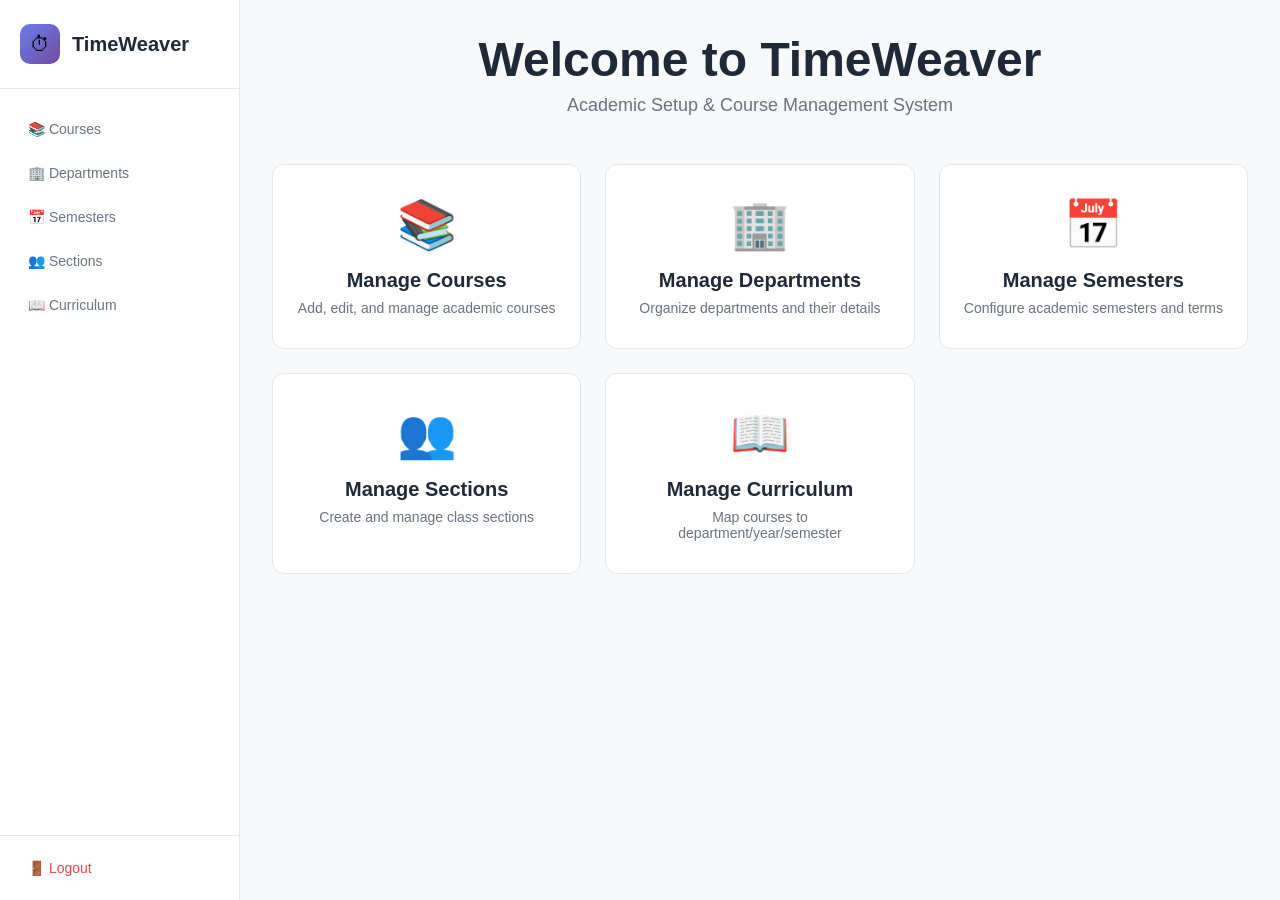
<file: Front_End/public/academic_setup/index.html>
<!DOCTYPE html>
<html lang="en">
<head>
    <meta charset="UTF-8">
    <meta name="viewport" content="width=device-width, initial-scale=1.0">
    <title>TimeWeaver - Academic Setup</title>
    <link rel="stylesheet" href="css/style.css">
</head>
<body>
    <!-- Sidebar Navigation -->
    <nav class="sidebar">
        <div class="sidebar-brand">
            <div class="brand-icon">⏱</div>
            <h1>TimeWeaver</h1>
        </div>
        <ul class="sidebar-menu">
            <li><a href="pages/courses.html" class="menu-item">📚 Courses</a></li>
            <li><a href="pages/departments.html" class="menu-item">🏢 Departments</a></li>
            <li><a href="pages/semesters.html" class="menu-item">📅 Semesters</a></li>
            <li><a href="pages/sections.html" class="menu-item">👥 Sections</a></li>
            <li><a href="pages/curriculum.html" class="menu-item">📖 Curriculum</a></li>
        </ul>
        <div class="sidebar-footer">
            <a href="#" class="logout-btn">🚪 Logout</a>
        </div>
    </nav>

    <!-- Main Content -->
    <main class="main-content">
        <div class="welcome-section">
            <h1>Welcome to TimeWeaver</h1>
            <p>Academic Setup & Course Management System</p>
            
            <div class="quick-links">
                <a href="pages/courses.html" class="quick-link-card">
                    <span class="card-icon">📚</span>
                    <h3>Manage Courses</h3>
                    <p>Add, edit, and manage academic courses</p>
                </a>
                <a href="pages/departments.html" class="quick-link-card">
                    <span class="card-icon">🏢</span>
                    <h3>Manage Departments</h3>
                    <p>Organize departments and their details</p>
                </a>
                <a href="pages/semesters.html" class="quick-link-card">
                    <span class="card-icon">📅</span>
                    <h3>Manage Semesters</h3>
                    <p>Configure academic semesters and terms</p>
                </a>
                <a href="pages/sections.html" class="quick-link-card">
                    <span class="card-icon">👥</span>
                    <h3>Manage Sections</h3>
                    <p>Create and manage class sections</p>
                </a>
                <a href="pages/curriculum.html" class="quick-link-card">
                    <span class="card-icon">📖</span>
                    <h3>Manage Curriculum</h3>
                    <p>Map courses to department/year/semester</p>
                </a>
            </div>
        </div>
    </main>
</body>
</html>
</file>
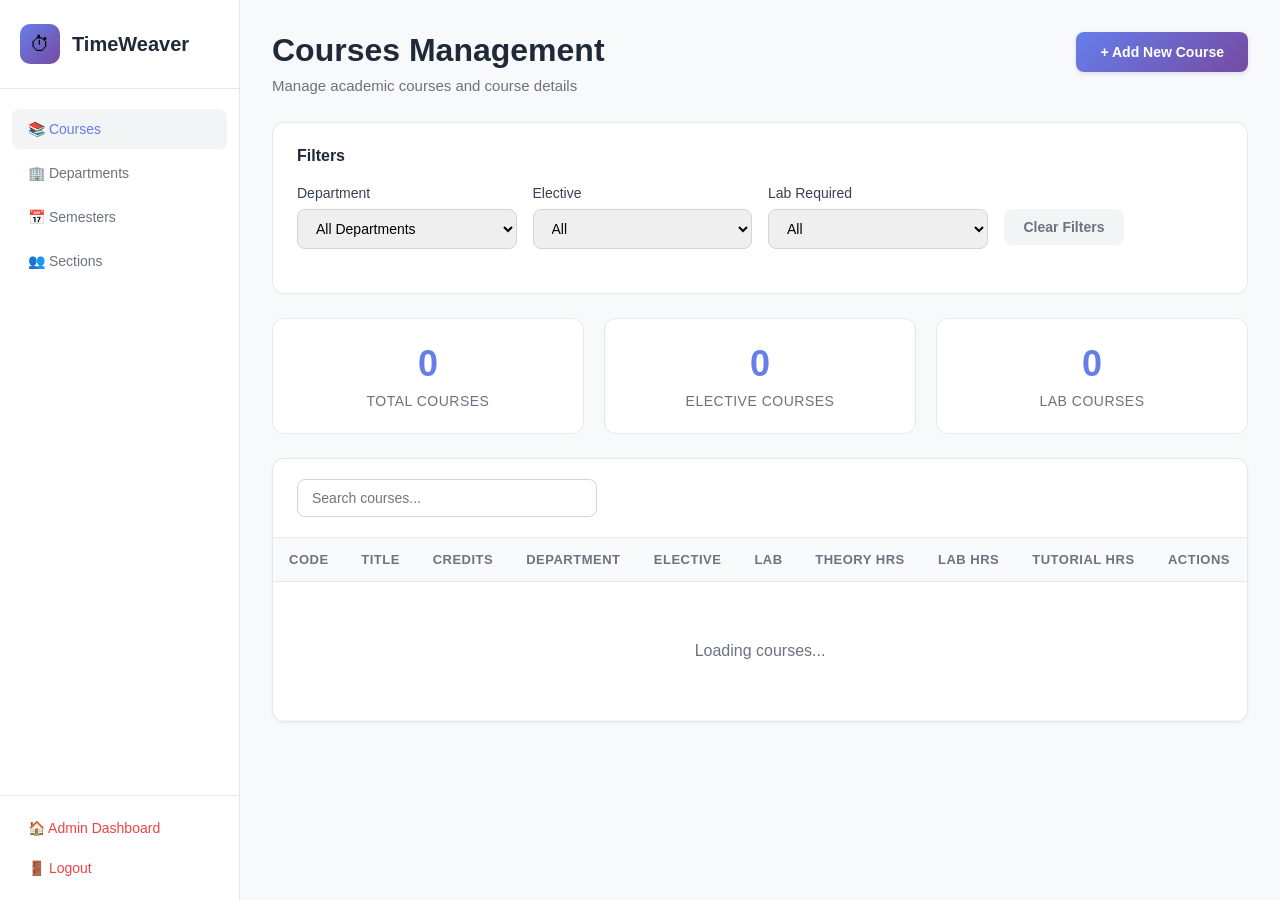
<file: Front_End/public/academic_setup/pages/courses.html>
<!DOCTYPE html>
<html lang="en">
<head>
    <meta charset="UTF-8">
    <meta name="viewport" content="width=device-width, initial-scale=1.0">
    <title>Courses Management - TimeWeaver</title>
    <link rel="stylesheet" href="../css/style.css">
</head>
<body>
    <!-- Sidebar Navigation -->
    <nav class="sidebar">
        <div class="sidebar-brand">
            <div class="brand-icon">⏱</div>
            <h1>TimeWeaver</h1>
        </div>
        <ul class="sidebar-menu">
            <li><a href="courses.html" class="menu-item active">📚 Courses</a></li>
            <li><a href="departments.html" class="menu-item">🏢 Departments</a></li>
            <li><a href="semesters.html" class="menu-item">📅 Semesters</a></li>
            <li><a href="sections.html" class="menu-item">👥 Sections</a></li>
        </ul>
        <div class="sidebar-footer">
            <a href="../../admin/index.html" class="logout-btn">🏠 Admin Dashboard</a>
            <a href="../../login.html" class="logout-btn">🚪 Logout</a>
        </div>
    </nav>

    <!-- Main Content -->
    <main class="main-content">
        <div class="page-header">
            <div>
                <h1>Courses Management</h1>
                <p class="page-subtitle">Manage academic courses and course details</p>
            </div>
            <button class="btn-primary" onclick="openAddModal()">+ Add New Course</button>
        </div>

        <!-- Filters Section -->
        <div class="filters-section">
            <h3>Filters</h3>
            <div class="filters-grid">
                <div class="form-group">
                    <label for="filterDepartment">Department</label>
                    <select id="filterDepartment" onchange="applyFilters()">
                        <option value="">All Departments</option>
                    </select>
                </div>
                <div class="form-group">
                    <label for="filterElective">Elective</label>
                    <select id="filterElective" onchange="applyFilters()">
                        <option value="">All</option>
                        <option value="true">Yes</option>
                        <option value="false">No</option>
                    </select>
                </div>
                <div class="form-group">
                    <label for="filterLab">Lab Required</label>
                    <select id="filterLab" onchange="applyFilters()">
                        <option value="">All</option>
                        <option value="true">Yes</option>
                        <option value="false">No</option>
                    </select>
                </div>
                <div class="form-group">
                    <label>&nbsp;</label>
                    <button class="btn-secondary" onclick="clearFilters()">Clear Filters</button>
                </div>
            </div>
        </div>

        <!-- Stats Cards -->
        <div class="stats-cards">
            <div class="stat-card">
                <div class="stat-value" id="totalCourses">0</div>
                <div class="stat-label">Total Courses</div>
            </div>
            <div class="stat-card">
                <div class="stat-value" id="electiveCourses">0</div>
                <div class="stat-label">Elective Courses</div>
            </div>
            <div class="stat-card">
                <div class="stat-value" id="labCourses">0</div>
                <div class="stat-label">Lab Courses</div>
            </div>
        </div>

        <!-- Table -->
        <div class="table-container">
            <div class="table-header">
                <input type="text" id="searchInput" class="search-input" placeholder="Search courses..." onkeyup="searchCourses()">
            </div>
            <table>
                <thead>
                    <tr>
                        <th>Code</th>
                        <th>Title</th>
                        <th>Credits</th>
                        <th>Department</th>
                        <th>Elective</th>
                        <th>Lab</th>
                        <th>Theory Hrs</th>
                        <th>Lab Hrs</th>
                        <th>Tutorial Hrs</th>
                        <th>Actions</th>
                    </tr>
                </thead>
                <tbody id="coursesTableBody">
                    <tr>
                        <td colspan="10" class="loading">Loading courses...</td>
                    </tr>
                </tbody>
            </table>
        </div>
    </main>

    <!-- Add/Edit Course Modal -->
    <div id="courseModal" class="modal">
        <div class="modal-content">
            <div class="modal-header">
                <h2 id="modalTitle">Add New Course</h2>
                <button class="close-btn" onclick="closeModal()">&times;</button>
            </div>
            <div class="modal-body">
                <form id="courseForm" onsubmit="saveCourse(event)">
                    <input type="hidden" id="courseId">
                    
                    <div class="form-group">
                        <label for="courseCode">Course Code <span class="required">*</span></label>
                        <input type="text" id="courseCode" required placeholder="e.g., CS101">
                    </div>

                    <div class="form-group">
                        <label for="courseTitle">Course Title <span class="required">*</span></label>
                        <input type="text" id="courseTitle" required placeholder="e.g., Introduction to Computer Science">
                    </div>

                    <div class="form-group">
                        <label for="courseCredits">Credits <span class="required">*</span></label>
                        <input type="number" id="courseCredits" required min="1" max="10" placeholder="e.g., 3">
                    </div>

                    <div class="form-group">
                        <label for="courseDepartment">Department <span class="required">*</span></label>
                        <select id="courseDepartment" required>
                            <option value="">Select Department</option>
                        </select>
                    </div>

                    <div class="form-group">
                        <label for="courseDescription">Description</label>
                        <textarea id="courseDescription" placeholder="Course description..."></textarea>
                    </div>

                    <div class="form-group">
                        <label for="theoryHours">Theory Hours per Week</label>
                        <input type="number" id="theoryHours" min="0" max="20" placeholder="e.g., 3">
                    </div>

                    <div class="form-group">
                        <label for="labHours">Lab Hours per Week</label>
                        <input type="number" id="labHours" min="0" max="20" placeholder="e.g., 2">
                    </div>

                    <div class="form-group">
                        <label for="tutorialHours">Tutorial Hours per Week</label>
                        <input type="number" id="tutorialHours" min="0" max="20" placeholder="e.g., 1">
                    </div>

                    <div class="checkbox-group">
                        <input type="checkbox" id="isElective">
                        <label for="isElective">Is Elective Course</label>
                    </div>

                    <div class="checkbox-group">
                        <input type="checkbox" id="requiresLab">
                        <label for="requiresLab">Requires Lab</label>
                    </div>

                    <div class="modal-footer">
                        <button type="button" class="btn-secondary" onclick="closeModal()">Cancel</button>
                        <button type="submit" class="btn-primary">Save Course</button>
                    </div>
                </form>
            </div>
        </div>
    </div>

    <script src="../js/courses.js"></script>
</body>
</html>
</file>
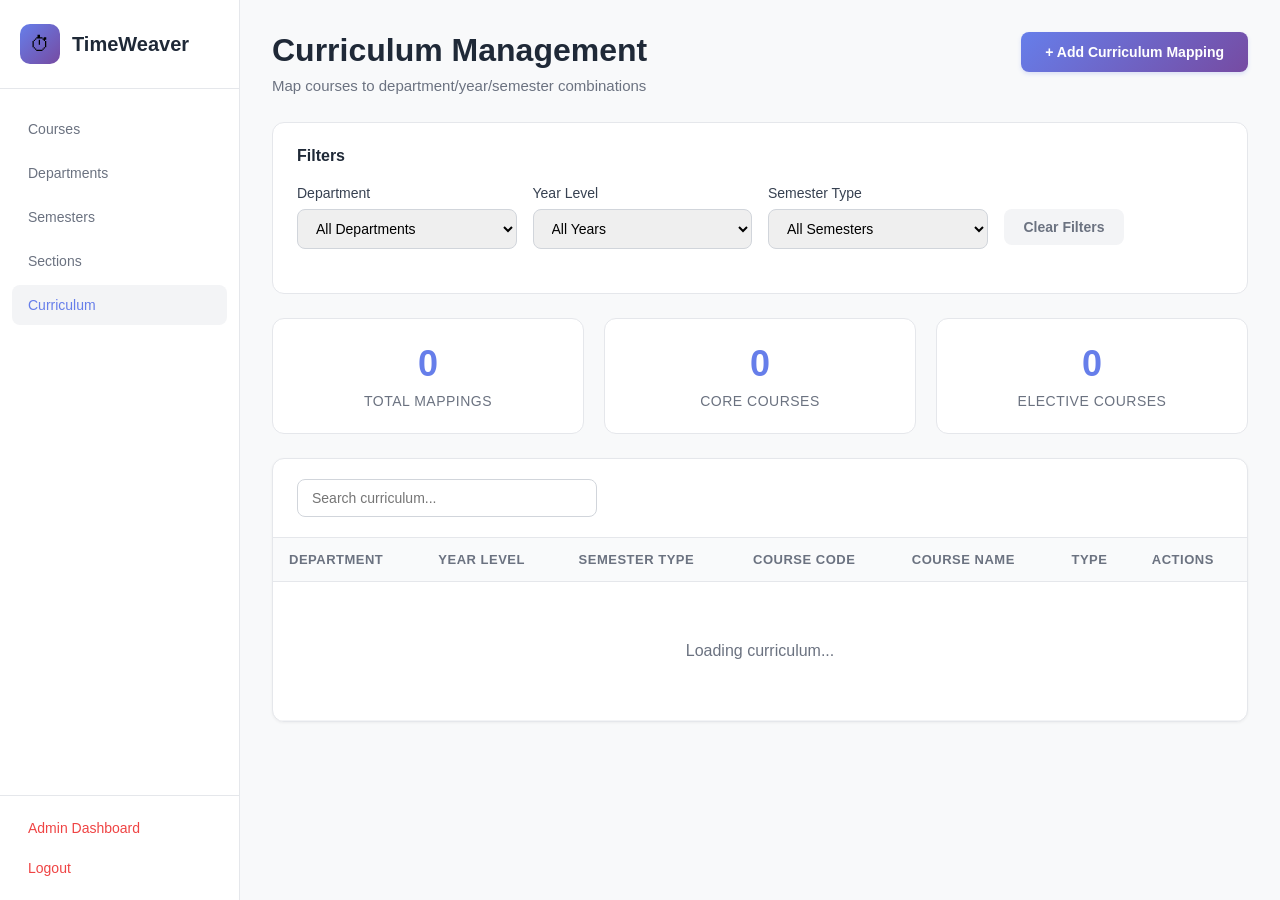
<file: Front_End/public/academic_setup/pages/curriculum.html>
<!DOCTYPE html>
<html lang="en">
<head>
    <meta charset="UTF-8">
    <meta name="viewport" content="width=device-width, initial-scale=1.0">
    <title>Curriculum Management - TimeWeaver</title>
    <link rel="stylesheet" href="../css/style.css">
</head>
<body>
    <!-- Sidebar Navigation -->
    <nav class="sidebar">
        <div class="sidebar-brand">
            <div class="brand-icon">⏱</div>
            <h1>TimeWeaver</h1>
        </div>
        <ul class="sidebar-menu">
            <li><a href="courses.html" class="menu-item">Courses</a></li>
            <li><a href="departments.html" class="menu-item">Departments</a></li>
            <li><a href="semesters.html" class="menu-item">Semesters</a></li>
            <li><a href="sections.html" class="menu-item">Sections</a></li>
            <li><a href="curriculum.html" class="menu-item active">Curriculum</a></li>
        </ul>
        <div class="sidebar-footer">
            <a href="../../admin/index.html" class="logout-btn">Admin Dashboard</a>
            <a href="../../login.html" class="logout-btn">Logout</a>
        </div>
    </nav>

    <!-- Main Content -->
    <main class="main-content">
        <div class="page-header">
            <div>
                <h1>Curriculum Management</h1>
                <p class="page-subtitle">Map courses to department/year/semester combinations</p>
            </div>
            <button class="btn-primary" onclick="openAddModal()">+ Add Curriculum Mapping</button>
        </div>

        <!-- Filters Section -->
        <div class="filters-section">
            <h3>Filters</h3>
            <div class="filters-grid">
                <div class="form-group">
                    <label for="filterDepartment">Department</label>
                    <select id="filterDepartment" onchange="applyFilters()">
                        <option value="">All Departments</option>
                    </select>
                </div>
                <div class="form-group">
                    <label for="filterYear">Year Level</label>
                    <select id="filterYear" onchange="applyFilters()">
                        <option value="">All Years</option>
                        <option value="1">1st Year</option>
                        <option value="2">2nd Year</option>
                        <option value="3">3rd Year</option>
                        <option value="4">4th Year</option>
                    </select>
                </div>
                <div class="form-group">
                    <label for="filterSemester">Semester Type</label>
                    <select id="filterSemester" onchange="applyFilters()">
                        <option value="">All Semesters</option>
                        <option value="ODD">ODD (1, 3, 5, 7)</option>
                        <option value="EVEN">EVEN (2, 4, 6, 8)</option>
                    </select>
                </div>
                <div class="form-group">
                    <label>&nbsp;</label>
                    <button class="btn-secondary" onclick="clearFilters()">Clear Filters</button>
                </div>
            </div>
        </div>

        <!-- Stats Cards -->
        <div class="stats-cards">
            <div class="stat-card">
                <div class="stat-value" id="totalMappings">0</div>
                <div class="stat-label">Total Mappings</div>
            </div>
            <div class="stat-card">
                <div class="stat-value" id="coreCourses">0</div>
                <div class="stat-label">Core Courses</div>
            </div>
            <div class="stat-card">
                <div class="stat-value" id="electiveCourses">0</div>
                <div class="stat-label">Elective Courses</div>
            </div>
        </div>

        <!-- Table -->
        <div class="table-container">
            <div class="table-header">
                <input type="text" id="searchInput" class="search-input" placeholder="Search curriculum..." onkeyup="searchCurriculum()">
            </div>
            <table>
                <thead>
                    <tr>
                        <th>Department</th>
                        <th>Year Level</th>
                        <th>Semester Type</th>
                        <th>Course Code</th>
                        <th>Course Name</th>
                        <th>Type</th>
                        <th>Actions</th>
                    </tr>
                </thead>
                <tbody id="curriculumTableBody">
                    <tr>
                        <td colspan="7" class="loading">Loading curriculum...</td>
                    </tr>
                </tbody>
            </table>
        </div>
    </main>

    <!-- Add/Edit Curriculum Modal -->
    <div id="curriculumModal" class="modal">
        <div class="modal-content">
            <div class="modal-header">
                <h2 id="modalTitle">Add Curriculum Mapping</h2>
                <button class="close-btn" onclick="closeModal()">&times;</button>
            </div>
            <div class="modal-body">
                <form id="curriculumForm" onsubmit="saveCurriculum(event)">
                    <input type="hidden" id="curriculumId">

                    <div class="form-group">
                        <label for="curriculumDepartment">Department <span class="required">*</span></label>
                        <select id="curriculumDepartment" required>
                            <option value="">Select Department</option>
                        </select>
                    </div>

                    <div class="form-group">
                        <label for="curriculumYear">Year Level <span class="required">*</span></label>
                        <select id="curriculumYear" required>
                            <option value="">Select Year</option>
                            <option value="1">1st Year</option>
                            <option value="2">2nd Year</option>
                            <option value="3">3rd Year</option>
                            <option value="4">4th Year</option>
                        </select>
                    </div>

                    <div class="form-group">
                        <label for="curriculumSemester">Semester Type <span class="required">*</span></label>
                        <select id="curriculumSemester" required>
                            <option value="">Select Semester</option>
                            <option value="ODD">ODD (1, 3, 5, 7)</option>
                            <option value="EVEN">EVEN (2, 4, 6, 8)</option>
                        </select>
                    </div>

                    <div class="form-group">
                        <label for="curriculumCourse">Course <span class="required">*</span></label>
                        <select id="curriculumCourse" required>
                            <option value="">Select Course</option>
                        </select>
                    </div>

                    <div class="checkbox-group">
                        <input type="checkbox" id="isMandatory" checked>
                        <label for="isMandatory">Mandatory (Core Course)</label>
                    </div>

                    <div class="modal-footer">
                        <button type="button" class="btn-secondary" onclick="closeModal()">Cancel</button>
                        <button type="submit" class="btn-primary">Save Mapping</button>
                    </div>
                </form>
            </div>
        </div>
    </div>

    <script src="../js/curriculum.js"></script>
</body>
</html>
</file>
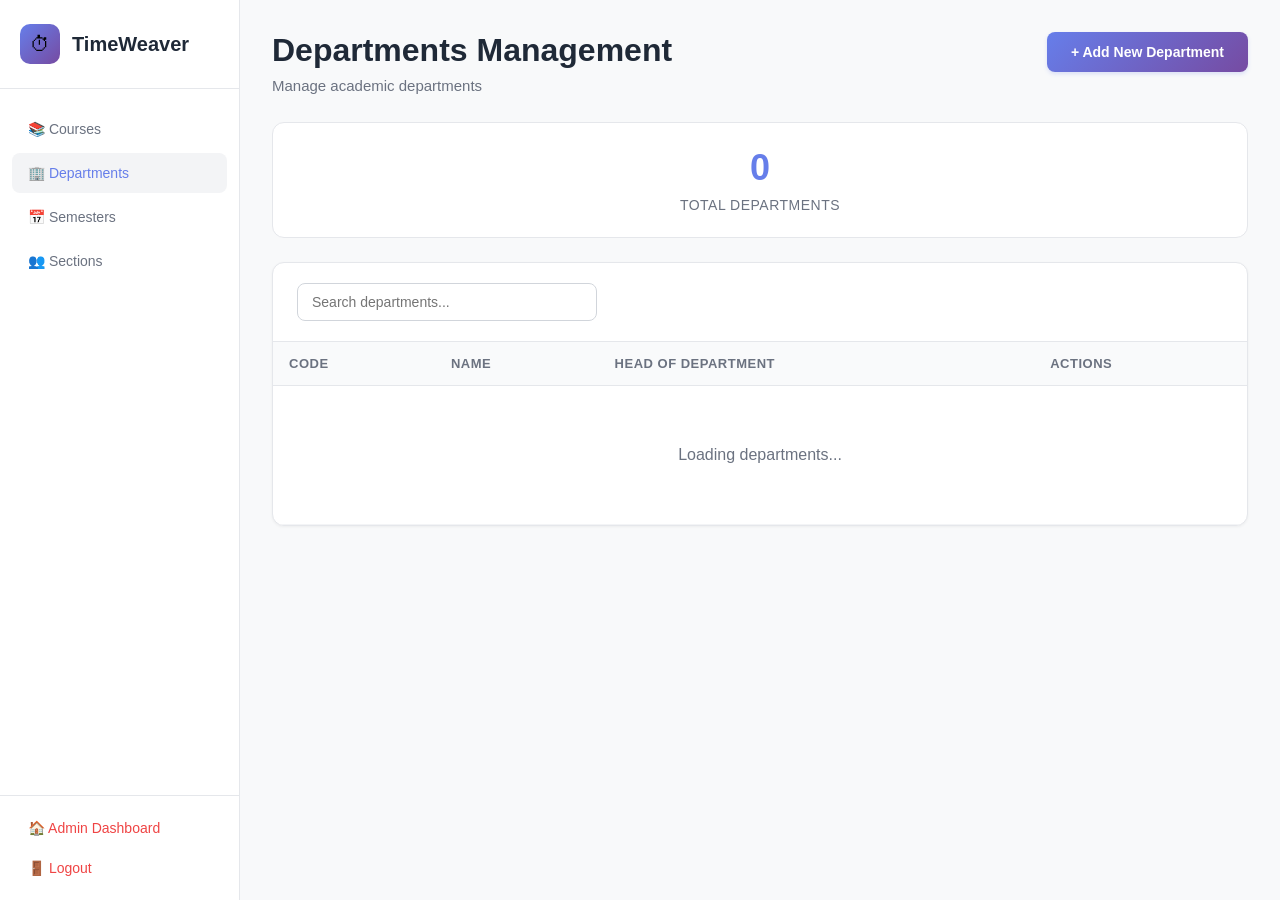
<file: Front_End/public/academic_setup/pages/departments.html>
<!DOCTYPE html>
<html lang="en">
<head>
    <meta charset="UTF-8">
    <meta name="viewport" content="width=device-width, initial-scale=1.0">
    <title>Departments Management - TimeWeaver</title>
    <link rel="stylesheet" href="../css/style.css">
</head>
<body>
    <nav class="sidebar">
        <div class="sidebar-brand">
            <div class="brand-icon">⏱</div>
            <h1>TimeWeaver</h1>
        </div>
        <ul class="sidebar-menu">
            <li><a href="courses.html" class="menu-item">📚 Courses</a></li>
            <li><a href="departments.html" class="menu-item active">🏢 Departments</a></li>
            <li><a href="semesters.html" class="menu-item">📅 Semesters</a></li>
            <li><a href="sections.html" class="menu-item">👥 Sections</a></li>
        </ul>
        <div class="sidebar-footer">
            <a href="../../admin/index.html" class="logout-btn">🏠 Admin Dashboard</a>
            <a href="../../login.html" class="logout-btn">🚪 Logout</a>
        </div>
    </nav>

    <main class="main-content">
        <div class="page-header">
            <div>
                <h1>Departments Management</h1>
                <p class="page-subtitle">Manage academic departments</p>
            </div>
            <button class="btn-primary" onclick="openAddModal()">+ Add New Department</button>
        </div>

        <div class="stats-cards">
            <div class="stat-card">
                <div class="stat-value" id="totalDepartments">0</div>
                <div class="stat-label">Total Departments</div>
            </div>
        </div>

        <div class="table-container">
            <div class="table-header">
                <input type="text" id="searchInput" class="search-input" placeholder="Search departments..." onkeyup="searchDepartments()">
            </div>
            <table>
                <thead>
                    <tr>
                        <th>Code</th>
                        <th>Name</th>
                        <th>Head of Department</th>
                        <th>Actions</th>
                    </tr>
                </thead>
                <tbody id="departmentsTableBody">
                    <tr><td colspan="4" class="loading">Loading departments...</td></tr>
                </tbody>
            </table>
        </div>
    </main>

    <div id="departmentModal" class="modal">
        <div class="modal-content">
            <div class="modal-header">
                <h2 id="modalTitle">Add New Department</h2>
                <button class="close-btn" onclick="closeModal()">&times;</button>
            </div>
            <div class="modal-body">
                <form id="departmentForm" onsubmit="saveDepartment(event)">
                    <input type="hidden" id="departmentId">
                    
                    <div class="form-group">
                        <label for="deptCode">Department Code <span class="required">*</span></label>
                        <input type="text" id="deptCode" required placeholder="e.g., CSE">
                    </div>

                    <div class="form-group">
                        <label for="deptName">Department Name <span class="required">*</span></label>
                        <input type="text" id="deptName" required placeholder="e.g., Computer Science & Engineering">
                    </div>

                    <div class="form-group">
                        <label for="deptHead">Head of Department</label>
                        <input type="text" id="deptHead" placeholder="e.g., Dr. John Smith">
                    </div>

                    <div class="modal-footer">
                        <button type="button" class="btn-secondary" onclick="closeModal()">Cancel</button>
                        <button type="submit" class="btn-primary">Save Department</button>
                    </div>
                </form>
            </div>
        </div>
    </div>

    <script src="../js/departments.js"></script>
</body>
</html>
</file>
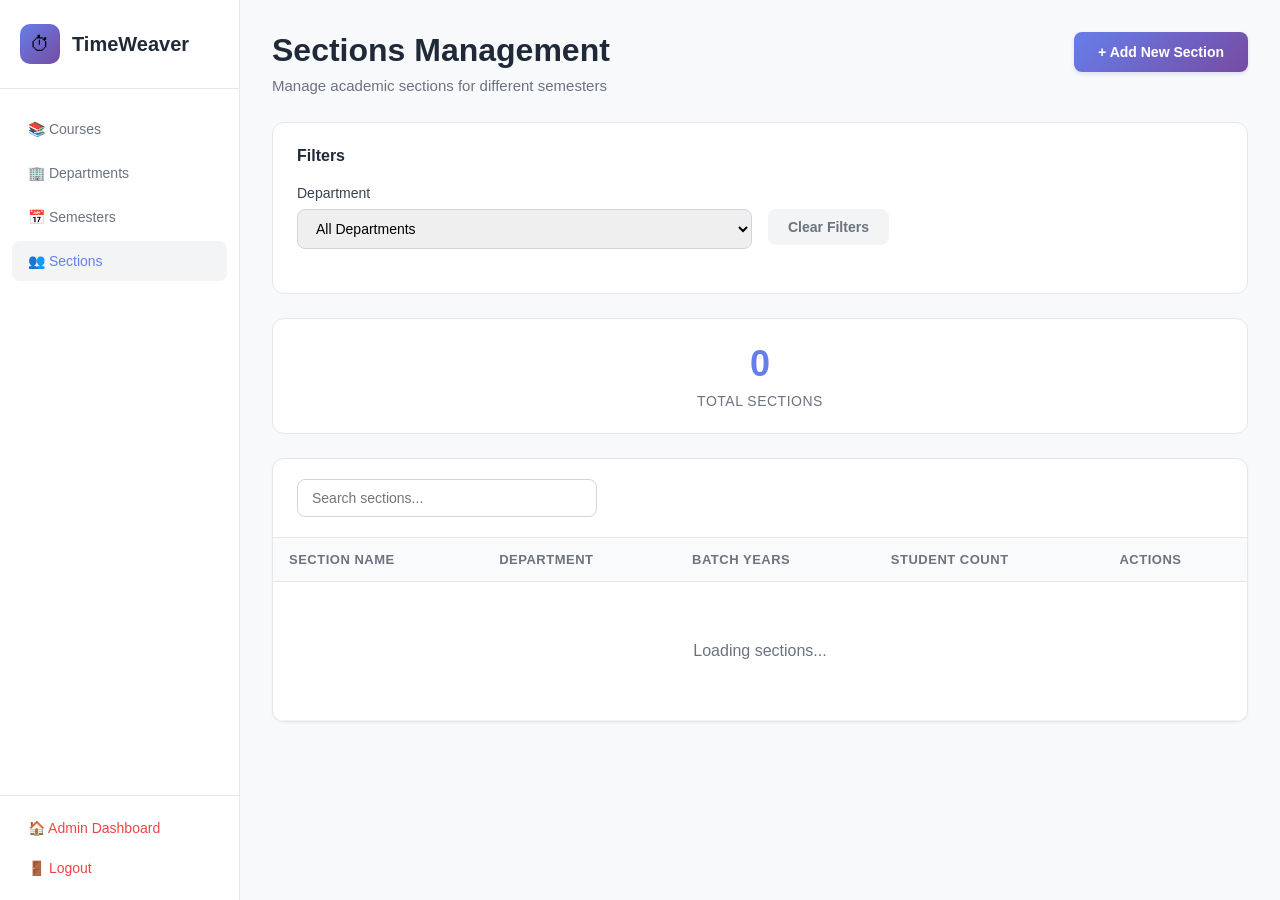
<file: Front_End/public/academic_setup/pages/sections.html>
<!DOCTYPE html>
<html lang="en">
<head>
    <meta charset="UTF-8">
    <meta name="viewport" content="width=device-width, initial-scale=1.0">
    <title>Sections Management - TimeWeaver</title>
    <link rel="stylesheet" href="../css/style.css">
</head>
<body>
    <nav class="sidebar">
        <div class="sidebar-brand">
            <div class="brand-icon">⏱</div>
            <h1>TimeWeaver</h1>
        </div>
        <ul class="sidebar-menu">
            <li><a href="courses.html" class="menu-item">📚 Courses</a></li>
            <li><a href="departments.html" class="menu-item">🏢 Departments</a></li>
            <li><a href="semesters.html" class="menu-item">📅 Semesters</a></li>
            <li><a href="sections.html" class="menu-item active">👥 Sections</a></li>
        </ul>
        <div class="sidebar-footer">
            <a href="../../admin/index.html" class="logout-btn">🏠 Admin Dashboard</a>
            <a href="../../login.html" class="logout-btn">🚪 Logout</a>
        </div>
    </nav>

    <main class="main-content">
        <div class="page-header">
            <div>
                <h1>Sections Management</h1>
                <p class="page-subtitle">Manage academic sections for different semesters</p>
            </div>
            <button class="btn-primary" onclick="openAddModal()">+ Add New Section</button>
        </div>

        <div class="filters-section">
            <h3>Filters</h3>
            <div class="filters-grid">
                <div class="form-group">
                    <label for="filterSemester">Department</label>
                    <select id="filterSemester" onchange="applyFilters()">
                        <option value="">All Departments</option>
                    </select>
                </div>
                <div class="form-group">
                    <label>&nbsp;</label>
                    <button class="btn-secondary" onclick="clearFilters()">Clear Filters</button>
                </div>
            </div>
        </div>

        <div class="stats-cards">
            <div class="stat-card">
                <div class="stat-value" id="totalSections">0</div>
                <div class="stat-label">Total Sections</div>
            </div>
        </div>

        <div class="table-container">
            <div class="table-header">
                <input type="text" id="searchInput" class="search-input" placeholder="Search sections..." onkeyup="searchSections()">
            </div>
            <table>
                <thead>
                    <tr>
                        <th>Section Name</th>
                        <th>Department</th>
                        <th>Batch Years</th>
                        <th>Student Count</th>
                        <th>Actions</th>
                    </tr>
                </thead>
                <tbody id="sectionsTableBody">
                    <tr><td colspan="5" class="loading">Loading sections...</td></tr>
                </tbody>
            </table>
        </div>
    </main>

    <div id="sectionModal" class="modal">
        <div class="modal-content">
            <div class="modal-header">
                <h2 id="modalTitle">Add New Section</h2>
                <button class="close-btn" onclick="closeModal()">&times;</button>
            </div>
            <div class="modal-body">
                <form id="sectionForm" onsubmit="saveSection(event)">
                    <input type="hidden" id="sectionId">
                    
                    <div class="form-group">
                        <label for="sectionName">Section Name <span class="required">*</span></label>
                        <input type="text" id="sectionName" required placeholder="e.g., CSE-A">
                    </div>

                    <div class="form-group">
                        <label for="departmentId">Department <span class="required">*</span></label>
                        <select id="departmentId" required>
                            <option value="">Select Department</option>
                        </select>
                    </div>

                    <div class="form-group">
                        <label for="batchYearStart">Batch Year Start <span class="required">*</span></label>
                        <input type="number" id="batchYearStart" required min="2020" max="2100" placeholder="e.g., 2023">
                    </div>

                    <div class="form-group">
                        <label for="batchYearEnd">Batch Year End <span class="required">*</span></label>
                        <input type="number" id="batchYearEnd" required min="2020" max="2100" placeholder="e.g., 2027">
                    </div>

                    <div class="form-group">
                        <label for="studentCount">Student Count <span class="required">*</span></label>
                        <input type="number" id="studentCount" required min="1" max="200" placeholder="e.g., 60">
                    </div>

                    <div class="modal-footer">
                        <button type="button" class="btn-secondary" onclick="closeModal()">Cancel</button>
                        <button type="submit" class="btn-primary">Save Section</button>
                    </div>
                </form>
            </div>
        </div>
    </div>

    <script src="../js/sections.js"></script>
</body>
</html>
</file>
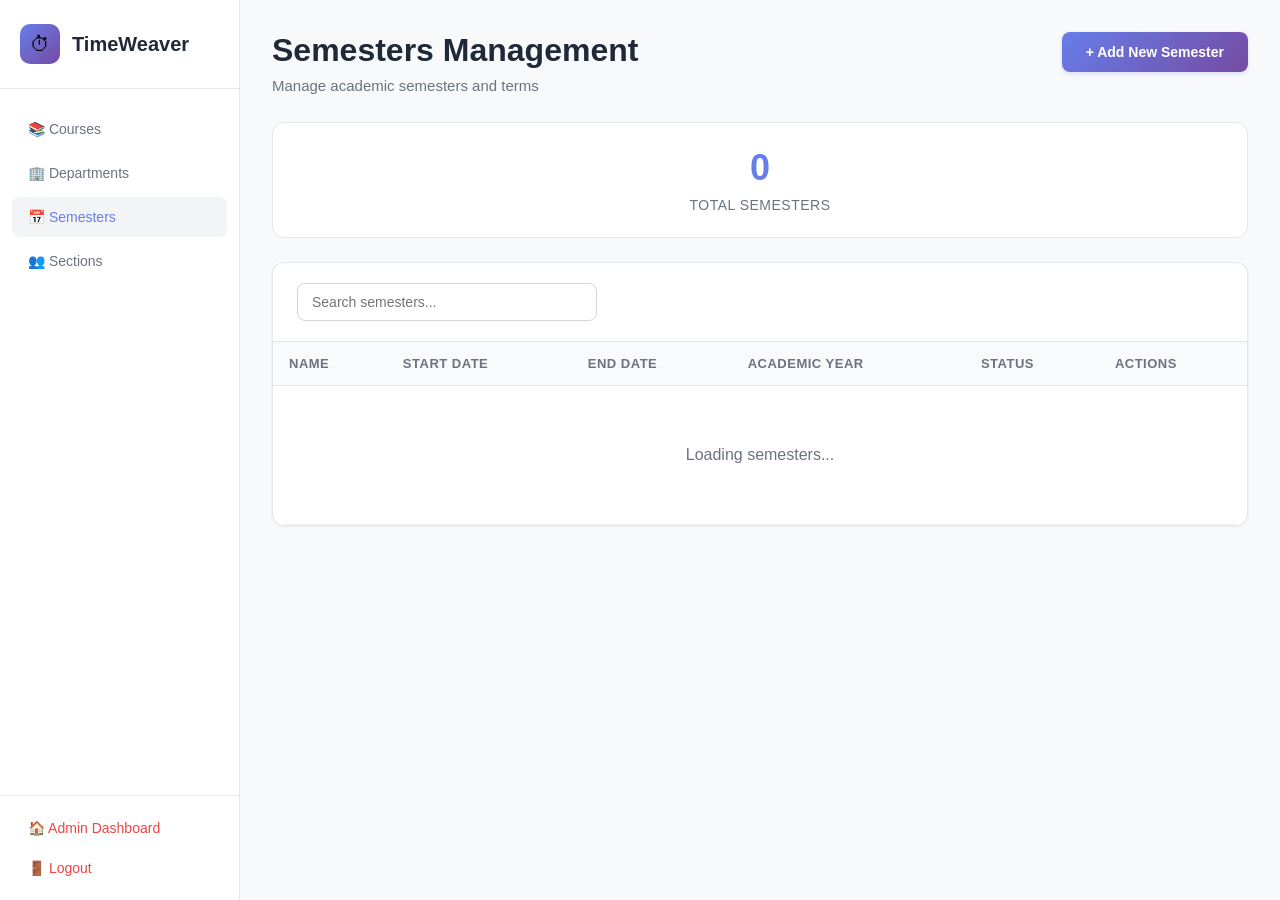
<file: Front_End/public/academic_setup/pages/semesters.html>
<!DOCTYPE html>
<html lang="en">
<head>
    <meta charset="UTF-8">
    <meta name="viewport" content="width=device-width, initial-scale=1.0">
    <title>Semesters Management - TimeWeaver</title>
    <link rel="stylesheet" href="../css/style.css">
</head>
<body>
    <nav class="sidebar">
        <div class="sidebar-brand">
            <div class="brand-icon">⏱</div>
            <h1>TimeWeaver</h1>
        </div>
        <ul class="sidebar-menu">
            <li><a href="courses.html" class="menu-item">📚 Courses</a></li>
            <li><a href="departments.html" class="menu-item">🏢 Departments</a></li>
            <li><a href="semesters.html" class="menu-item active">📅 Semesters</a></li>
            <li><a href="sections.html" class="menu-item">👥 Sections</a></li>
        </ul>
        <div class="sidebar-footer">
            <a href="../../admin/index.html" class="logout-btn">🏠 Admin Dashboard</a>
            <a href="../../login.html" class="logout-btn">🚪 Logout</a>
        </div>
    </nav>

    <main class="main-content">
        <div class="page-header">
            <div>
                <h1>Semesters Management</h1>
                <p class="page-subtitle">Manage academic semesters and terms</p>
            </div>
            <button class="btn-primary" onclick="openAddModal()">+ Add New Semester</button>
        </div>

        <div class="stats-cards">
            <div class="stat-card">
                <div class="stat-value" id="totalSemesters">0</div>
                <div class="stat-label">Total Semesters</div>
            </div>
        </div>

        <div class="table-container">
            <div class="table-header">
                <input type="text" id="searchInput" class="search-input" placeholder="Search semesters..." onkeyup="searchSemesters()">
            </div>
            <table>
                <thead>
                    <tr>
                        <th>Name</th>
                        <th>Start Date</th>
                        <th>End Date</th>
                        <th>Academic Year</th>
                        <th>Status</th>
                        <th>Actions</th>
                    </tr>
                </thead>
                <tbody id="semestersTableBody">
                    <tr><td colspan="6" class="loading">Loading semesters...</td></tr>
                </tbody>
            </table>
        </div>
    </main>

    <div id="semesterModal" class="modal">
        <div class="modal-content">
            <div class="modal-header">
                <h2 id="modalTitle">Add New Semester</h2>
                <button class="close-btn" onclick="closeModal()">&times;</button>
            </div>
            <div class="modal-body">
                <form id="semesterForm" onsubmit="saveSemester(event)">
                    <input type="hidden" id="semesterId">
                    
                    <div class="form-group">
                        <label for="semesterName">Semester Name <span class="required">*</span></label>
                        <input type="text" id="semesterName" required placeholder="e.g., Fall 2024">
                    </div>

                    <div class="form-group">
                        <label for="startDate">Start Date <span class="required">*</span></label>
                        <input type="date" id="startDate" required>
                    </div>

                    <div class="form-group">
                        <label for="endDate">End Date <span class="required">*</span></label>
                        <input type="date" id="endDate" required>
                    </div>

                    <div class="form-group">
                        <label for="academicYear">Academic Year <span class="required">*</span></label>
                        <input type="text" id="academicYear" required placeholder="e.g., 2024-2025">
                    </div>

                    <div class="checkbox-group">
                        <input type="checkbox" id="isActive">
                        <label for="isActive">Active Semester</label>
                    </div>

                    <div class="modal-footer">
                        <button type="button" class="btn-secondary" onclick="closeModal()">Cancel</button>
                        <button type="submit" class="btn-primary">Save Semester</button>
                    </div>
                </form>
            </div>
        </div>
    </div>

    <script src="../js/semesters.js"></script>
</body>
</html>
</file>
<file: Front_End/public/academic_setup/css/style.css>
/* Global Styles */
* {
    margin: 0;
    padding: 0;
    box-sizing: border-box;
}

body {
    font-family: -apple-system, BlinkMacSystemFont, 'Segoe UI', 'Roboto', 'Oxygen',
        'Ubuntu', 'Cantarell', 'Fira Sans', 'Droid Sans', 'Helvetica Neue', sans-serif;
    background: #f8f9fa;
    display: flex;
    min-height: 100vh;
}

/* Sidebar */
.sidebar {
    width: 240px;
    background: white;
    border-right: 1px solid #e5e7eb;
    display: flex;
    flex-direction: column;
    position: fixed;
    left: 0;
    top: 0;
    bottom: 0;
    z-index: 100;
}

.sidebar-brand {
    padding: 24px 20px;
    border-bottom: 1px solid #e5e7eb;
    display: flex;
    align-items: center;
    gap: 12px;
}

.brand-icon {
    width: 40px;
    height: 40px;
    background: linear-gradient(135deg, #667eea 0%, #764ba2 100%);
    border-radius: 10px;
    display: flex;
    align-items: center;
    justify-content: center;
    font-size: 20px;
}

.sidebar-brand h1 {
    font-size: 20px;
    color: #1f2937;
    font-weight: 600;
}

.sidebar-menu {
    list-style: none;
    padding: 20px 12px;
    flex: 1;
}

.sidebar-menu li {
    margin-bottom: 4px;
}

.menu-item {
    display: flex;
    align-items: center;
    gap: 12px;
    padding: 12px 16px;
    color: #6b7280;
    text-decoration: none;
    border-radius: 8px;
    transition: all 0.2s;
    font-size: 14px;
    font-weight: 500;
}

.menu-item:hover,
.menu-item.active {
    background: #f3f4f6;
    color: #667eea;
}

.sidebar-footer {
    padding: 12px;
    border-top: 1px solid #e5e7eb;
}

.logout-btn {
    display: flex;
    align-items: center;
    gap: 12px;
    padding: 12px 16px;
    color: #ef4444;
    text-decoration: none;
    border-radius: 8px;
    transition: all 0.2s;
    font-size: 14px;
    font-weight: 500;
}

.logout-btn:hover {
    background: #fef2f2;
}

/* Main Content */
.main-content {
    margin-left: 240px;
    padding: 32px;
    flex: 1;
}

/* Welcome Section */
.welcome-section {
    max-width: 1200px;
    margin: 0 auto;
}

.welcome-section h1 {
    font-size: 48px;
    color: #1f2937;
    margin-bottom: 8px;
    text-align: center;
}

.welcome-section > p {
    font-size: 18px;
    color: #6b7280;
    text-align: center;
    margin-bottom: 48px;
}

.quick-links {
    display: grid;
    grid-template-columns: repeat(auto-fit, minmax(250px, 1fr));
    gap: 24px;
}

.quick-link-card {
    background: white;
    padding: 32px 24px;
    border-radius: 12px;
    border: 1px solid #e5e7eb;
    text-decoration: none;
    color: #1f2937;
    transition: all 0.2s;
    text-align: center;
}

.quick-link-card:hover {
    transform: translateY(-4px);
    box-shadow: 0 8px 16px rgba(0, 0, 0, 0.1);
    border-color: #667eea;
}

.card-icon {
    font-size: 48px;
    display: block;
    margin-bottom: 16px;
}

.quick-link-card h3 {
    font-size: 20px;
    margin-bottom: 8px;
    color: #1f2937;
}

.quick-link-card p {
    font-size: 14px;
    color: #6b7280;
}

/* Page Header */
.page-header {
    display: flex;
    justify-content: space-between;
    align-items: flex-start;
    margin-bottom: 28px;
}

.page-header h1 {
    font-size: 32px;
    color: #1f2937;
    font-weight: 700;
    margin-bottom: 8px;
}

.page-subtitle {
    font-size: 15px;
    color: #6b7280;
}

/* Buttons */
.btn-primary {
    padding: 12px 24px;
    background: linear-gradient(135deg, #667eea 0%, #764ba2 100%);
    color: white;
    border: none;
    border-radius: 8px;
    cursor: pointer;
    font-size: 14px;
    font-weight: 600;
    transition: all 0.2s;
    box-shadow: 0 2px 4px rgba(102, 126, 234, 0.2);
}

.btn-primary:hover {
    transform: translateY(-1px);
    box-shadow: 0 4px 8px rgba(102, 126, 234, 0.3);
}

.btn-secondary {
    padding: 10px 20px;
    background: #f3f4f6;
    color: #6b7280;
    border: none;
    border-radius: 8px;
    cursor: pointer;
    font-size: 14px;
    font-weight: 600;
    transition: all 0.2s;
}

.btn-secondary:hover {
    background: #e5e7eb;
}

.btn-danger {
    padding: 8px 16px;
    background: #fef2f2;
    color: #ef4444;
    border: none;
    border-radius: 6px;
    cursor: pointer;
    font-size: 13px;
    font-weight: 600;
    transition: all 0.2s;
}

.btn-danger:hover {
    background: #fee2e2;
}

.btn-edit {
    padding: 8px 16px;
    background: #fff7ed;
    color: #f59e0b;
    border: none;
    border-radius: 6px;
    cursor: pointer;
    font-size: 13px;
    font-weight: 600;
    transition: all 0.2s;
}

.btn-edit:hover {
    background: #ffedd5;
}

/* Card */
.card {
    background: white;
    border-radius: 12px;
    border: 1px solid #e5e7eb;
    padding: 24px;
    box-shadow: 0 1px 3px rgba(0, 0, 0, 0.05);
}

/* Table */
.table-container {
    background: white;
    border-radius: 12px;
    border: 1px solid #e5e7eb;
    overflow: hidden;
    box-shadow: 0 1px 3px rgba(0, 0, 0, 0.05);
}

.table-header {
    padding: 20px 24px;
    border-bottom: 1px solid #e5e7eb;
    display: flex;
    justify-content: space-between;
    align-items: center;
}

.search-input {
    padding: 10px 14px;
    border: 1px solid #d1d5db;
    border-radius: 8px;
    font-size: 14px;
    width: 300px;
    transition: all 0.2s;
}

.search-input:focus {
    outline: none;
    border-color: #667eea;
    box-shadow: 0 0 0 3px rgba(102, 126, 234, 0.1);
}

table {
    width: 100%;
    border-collapse: collapse;
}

thead {
    background: #f9fafb;
}

th {
    padding: 14px 16px;
    text-align: left;
    font-weight: 600;
    color: #6b7280;
    font-size: 13px;
    text-transform: uppercase;
    letter-spacing: 0.5px;
    border-bottom: 1px solid #e5e7eb;
}

td {
    padding: 16px;
    border-bottom: 1px solid #f3f4f6;
    color: #374151;
    font-size: 14px;
}

tbody tr:hover {
    background: #f9fafb;
}

.actions {
    display: flex;
    gap: 8px;
}

/* Badges */
.badge {
    display: inline-block;
    padding: 6px 12px;
    border-radius: 6px;
    font-size: 12px;
    font-weight: 600;
}

.badge-success {
    background: #d1fae5;
    color: #065f46;
}

.badge-info {
    background: #dbeafe;
    color: #1e40af;
}

.badge-secondary {
    background: #f3f4f6;
    color: #6b7280;
}

/* Modal */
.modal {
    display: none;
    position: fixed;
    top: 0;
    left: 0;
    right: 0;
    bottom: 0;
    background: rgba(0, 0, 0, 0.6);
    backdrop-filter: blur(2px);
    z-index: 1000;
    align-items: center;
    justify-content: center;
}

.modal.active {
    display: flex;
}

.modal-content {
    background: white;
    border-radius: 16px;
    width: 90%;
    max-width: 600px;
    max-height: 90vh;
    overflow-y: auto;
    box-shadow: 0 20px 25px -5px rgba(0, 0, 0, 0.1);
}

.modal-header {
    display: flex;
    justify-content: space-between;
    align-items: center;
    padding: 24px;
    border-bottom: 1px solid #e5e7eb;
}

.modal-header h2 {
    font-size: 20px;
    color: #1f2937;
    font-weight: 600;
}

.close-btn {
    background: none;
    border: none;
    font-size: 28px;
    color: #6b7280;
    cursor: pointer;
    width: 32px;
    height: 32px;
    display: flex;
    align-items: center;
    justify-content: center;
    border-radius: 6px;
    transition: all 0.2s;
}

.close-btn:hover {
    background: #f3f4f6;
}

.modal-body {
    padding: 24px;
}

.form-group {
    margin-bottom: 20px;
}

.form-group label {
    display: block;
    margin-bottom: 8px;
    font-weight: 500;
    color: #374151;
    font-size: 14px;
}

.required {
    color: #ef4444;
}

.form-group input,
.form-group select,
.form-group textarea {
    width: 100%;
    padding: 10px 14px;
    border: 1px solid #d1d5db;
    border-radius: 8px;
    font-size: 14px;
    font-family: inherit;
    transition: all 0.2s;
}

.form-group input:focus,
.form-group select:focus,
.form-group textarea:focus {
    outline: none;
    border-color: #667eea;
    box-shadow: 0 0 0 3px rgba(102, 126, 234, 0.1);
}

.form-group textarea {
    resize: vertical;
    min-height: 80px;
}

.checkbox-group {
    display: flex;
    align-items: center;
    gap: 8px;
    margin-bottom: 16px;
}

.checkbox-group input[type="checkbox"] {
    width: auto;
    cursor: pointer;
}

.modal-footer {
    display: flex;
    justify-content: flex-end;
    gap: 12px;
    padding: 20px 24px;
    border-top: 1px solid #e5e7eb;
}

/* Filters Section */
.filters-section {
    background: white;
    padding: 24px;
    border-radius: 12px;
    border: 1px solid #e5e7eb;
    margin-bottom: 24px;
}

.filters-section h3 {
    margin: 0 0 20px 0;
    font-size: 16px;
    color: #1f2937;
    font-weight: 600;
}

.filters-grid {
    display: grid;
    grid-template-columns: repeat(auto-fit, minmax(200px, 1fr));
    gap: 16px;
}

/* Stats Cards */
.stats-cards {
    display: grid;
    grid-template-columns: repeat(auto-fit, minmax(200px, 1fr));
    gap: 20px;
    margin-bottom: 24px;
}

.stat-card {
    background: white;
    padding: 24px;
    border-radius: 12px;
    border: 1px solid #e5e7eb;
    text-align: center;
    transition: all 0.2s;
}

.stat-card:hover {
    transform: translateY(-2px);
    box-shadow: 0 4px 12px rgba(0, 0, 0, 0.08);
}

.stat-value {
    font-size: 36px;
    font-weight: 700;
    color: #667eea;
    margin-bottom: 8px;
}

.stat-label {
    font-size: 14px;
    color: #6b7280;
    text-transform: uppercase;
    letter-spacing: 0.5px;
}

/* Pagination */
.pagination {
    display: flex;
    justify-content: center;
    align-items: center;
    gap: 16px;
    margin-top: 20px;
    padding: 20px;
    border-top: 1px solid #e5e7eb;
}

.pagination button {
    padding: 8px 16px;
    background: linear-gradient(135deg, #667eea 0%, #764ba2 100%);
    color: white;
    border: none;
    border-radius: 8px;
    cursor: pointer;
    font-size: 14px;
    font-weight: 600;
    transition: all 0.2s;
}

.pagination button:hover:not(:disabled) {
    transform: translateY(-1px);
    box-shadow: 0 2px 8px rgba(102, 126, 234, 0.3);
}

.pagination button:disabled {
    background: #d1d5db;
    cursor: not-allowed;
    transform: none;
}

.page-info {
    font-size: 14px;
    color: #6b7280;
}

/* Loading & Empty States */
.loading,
.empty-state {
    text-align: center;
    padding: 60px 20px;
    color: #6b7280;
}

.loading {
    font-size: 16px;
}

.empty-state {
    font-size: 14px;
}

/* Responsive */
@media (max-width: 768px) {
    .sidebar {
        width: 200px;
    }
    
    .main-content {
        margin-left: 200px;
        padding: 20px;
    }
    
    .page-header {
        flex-direction: column;
        gap: 16px;
    }
    
    .quick-links {
        grid-template-columns: 1fr;
    }
    
    .search-input {
        width: 100%;
    }
}
</file>
